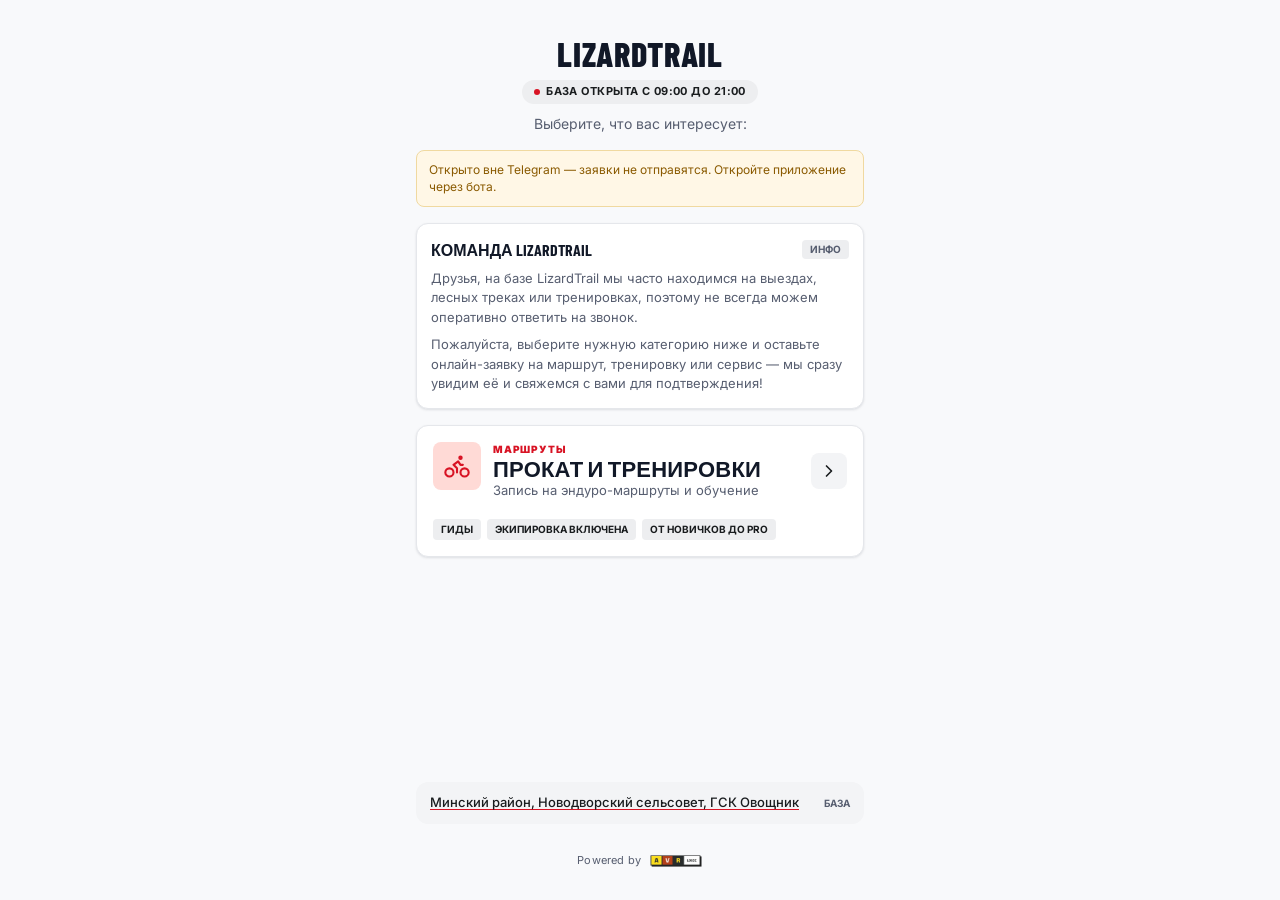
<file: webapp/index.html>
<!DOCTYPE html>
<html lang="ru">
<head>
  <meta charset="UTF-8" />
  <meta name="viewport" content="width=device-width, initial-scale=1.0, maximum-scale=1.0, user-scalable=no, viewport-fit=cover" />
  <title>LizardTrail — Выбор услуги</title>

  <link rel="preconnect" href="https://fonts.googleapis.com" />
  <link rel="preconnect" href="https://fonts.gstatic.com" crossorigin />
  <link href="https://fonts.googleapis.com/css2?family=Barlow+Condensed:wght@600;700;800&family=Inter:wght@400;500;600;700&display=swap" rel="stylesheet" />
  <link rel="stylesheet" href="css/style.css" />
</head>
<body>

  <!-- Заставка при загрузке Mini App -->
  <div class="lt-loader" id="lt-loader">
    <img class="lt-loader__logo" src="img/logo.webp" alt="LizardTrail" />
    <img class="lt-loader__wheel" src="img/wheel.svg" alt="" />
    <div class="lt-loader__powered">
      <span>Powered by</span>
      <a class="js-ext-link" href="https://avr-logic.by/" aria-label="AVR Logic"><img src="img/avr-logic.webp" alt="AVR Logic" /></a>
    </div>
  </div>
  <div class="screen">

    <!-- Header -->
    <header class="header">
      <div class="logo">LizardTrail</div>
      <div class="badge"><span class="dot"></span> База открыта с 09:00 до 21:00</div>
      <p class="subtitle">Выберите, что вас интересует:</p>
    </header>

    <!-- Баннер, если открыто вне Telegram -->
    <div class="notice" id="notice">
      Открыто вне Telegram — заявки не отправятся. Откройте приложение через бота.
    </div>

    <!-- Инфо от команды -->
    <section class="team-info">
      <div class="team-info__head">
        <span class="title">Команда LizardTrail</span>
        <span class="info-tag">Инфо</span>
      </div>
      <p>
        Друзья, на базе LizardTrail мы часто находимся на выездах, лесных треках или
        тренировках, поэтому не всегда можем оперативно ответить на звонок.
      </p>
      <p>
        Пожалуйста, выберите нужную категорию ниже и оставьте онлайн-заявку на маршрут,
        тренировку или сервис — мы сразу увидим её и свяжемся с вами для подтверждения!
      </p>
    </section>

    <!-- Карточки выбора -->
    <main class="cards">
      <a class="card" href="booking/training.html" id="card-training">
        <div class="card__top">
          <div class="card__body">
            <span class="card__icon" aria-hidden="true">
              <svg viewBox="0 0 24 24" fill="none" stroke="currentColor" stroke-width="1.8" stroke-linecap="round" stroke-linejoin="round">
                <circle cx="5.5" cy="17.5" r="3.5" />
                <circle cx="18.5" cy="17.5" r="3.5" />
                <path d="M15 6a1 1 0 1 0 0-2 1 1 0 0 0 0 2z" />
                <path d="M12 17.5V14l-3-3 4-3 2 3h2" />
              </svg>
            </span>
            <div>
              <div class="card__eyebrow">Маршруты</div>
              <div class="card__title">Прокат и Тренировки</div>
              <div class="card__text">Запись на эндуро-маршруты и обучение</div>
            </div>
          </div>
          <span class="card__arrow" aria-hidden="true">
            <svg viewBox="0 0 24 24" fill="none" stroke="currentColor" stroke-width="2" stroke-linecap="round" stroke-linejoin="round"><path d="M9 6l6 6-6 6" /></svg>
          </span>
        </div>
        <div class="card__tags">
          <span class="chip">Гиды</span>
          <span class="chip">Экипировка включена</span>
          <span class="chip">От новичков до PRO</span>
        </div>
      </a>
    </main>

    <!-- Footer -->
    <footer class="footer">
      <div class="contact-box">
        <div class="contact-row">
          <a class="value value--addr js-ext-link" id="addr-link" href="https://yandex.by/maps/-/CXqGaTpQ">Минский район, Новодворский сельсовет, ГСК Овощник</a>
          <span class="label">База</span>
        </div>
      </div>
      <div class="powered">
        <span>Powered by</span>
        <a class="js-ext-link" href="https://avr-logic.by/" aria-label="AVR Logic"><img src="img/avr-logic.webp" alt="AVR Logic" /></a>
      </div>
    </footer>

  </div>

  <script src="https://telegram.org/js/telegram-web-app.js"></script>
  <script src="js/config.js"></script>
  <script src="js/telegram.js"></script>
  <script>
    LT.init();

    // Gateway: если менеджер — сразу в админку.
    if (LT.isInTelegram() && LT.initData()) {
      LT.checkRole().then((me) => {
        if (me && me.is_manager) location.replace('admin.html');
        else LT.hideLoader();
      });
    } else {
      if (!LT.isInTelegram()) document.getElementById('notice').classList.add('is-visible');
      LT.hideLoader();
    }
  </script>
</body>
</html>
</file>
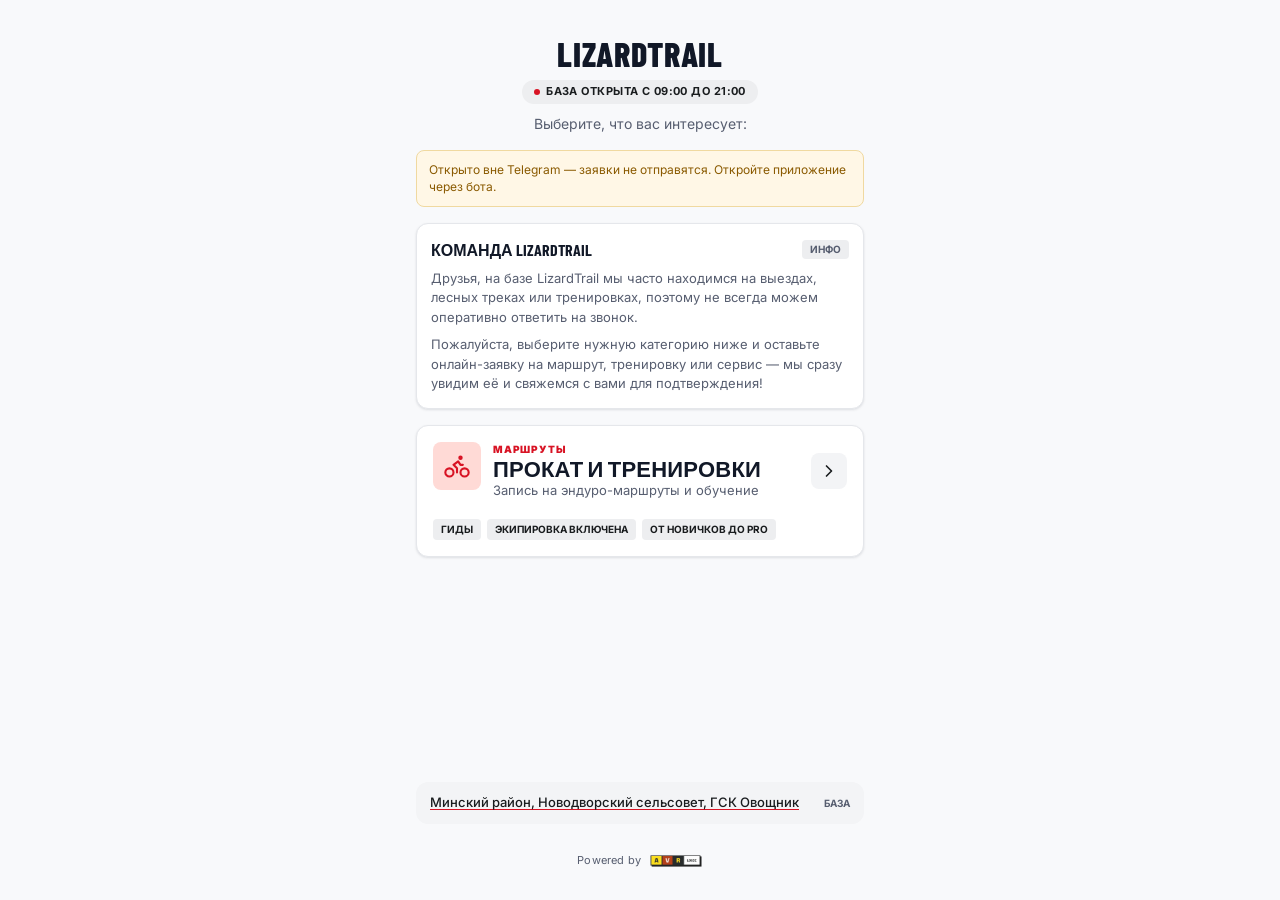
<file: webapp/admin.html>
<!DOCTYPE html>
<html lang="ru">
<head>
  <meta charset="UTF-8" />
  <meta name="viewport" content="width=device-width, initial-scale=1.0, maximum-scale=1.0, user-scalable=no, viewport-fit=cover" />
  <title>LizardTrail — Админ-панель</title>

  <link rel="preconnect" href="https://fonts.googleapis.com" />
  <link rel="preconnect" href="https://fonts.gstatic.com" crossorigin />
  <link href="https://fonts.googleapis.com/css2?family=Barlow+Condensed:wght@600;700;800&family=Inter:wght@400;500;600;700&display=swap" rel="stylesheet" />
  <link rel="stylesheet" href="css/style.css" />
  <link rel="stylesheet" href="css/admin.css" />
</head>
<body>

  <!-- Заставка при загрузке Mini App -->
  <div class="lt-loader" id="lt-loader">
    <img class="lt-loader__logo" src="img/logo.webp" alt="LizardTrail" />
    <img class="lt-loader__wheel" src="img/wheel.svg" alt="" />
    <div class="lt-loader__powered">
      <span>Powered by</span>
      <a class="js-ext-link" href="https://avr-logic.by/" aria-label="AVR Logic"><img src="img/avr-logic.webp" alt="AVR Logic" /></a>
    </div>
  </div>

  <div class="admin-shell">

    <!-- ===== Вкладка «Календарь» ===== -->
    <div id="tab-calendar">
      <div class="toolbar">
        <div class="toolbar__row">
          <div class="toolbar__controls">
            <button class="btn btn--square" id="prev" type="button" aria-label="Назад">‹</button>
            <button class="btn btn--square" id="next" type="button" aria-label="Вперёд">›</button>
          </div>
          <span class="toolbar__range" id="range">…</span>
          <div class="toolbar__controls">
            <button class="btn" id="today" type="button">Сегодня</button>
          </div>
        </div>
        <div class="toolbar__row">
          <div class="view-switch" id="view-switch">
            <button type="button" data-mode="1">1д</button>
            <button type="button" data-mode="3">3 дня</button>
            <button type="button" data-mode="7" class="is-active">7д</button>
          </div>
          <span class="muted" id="stats">—</span>
        </div>
      </div>

      <div id="cal-head" class="cal__head"></div>
      <div id="cal-body" class="cal__body"></div>
    </div>

    <!-- ===== Вкладка «Клиенты» ===== -->
    <div id="tab-clients" style="display:none">
      <div class="sub-tabs">
        <button class="sub-tab is-active" type="button" data-sub="clients">Клиенты</button>
        <button class="sub-tab" type="button" data-sub="service">Сервис (ремонт)</button>
      </div>

      <!-- Книга клиентов -->
      <div id="view-clients">
        <div class="clients-head">
          <input id="client-search" type="text" placeholder="Поиск по имени или телефону" />
          <button class="fab-add" id="add-client" type="button" aria-label="Добавить клиента">+</button>
        </div>
        <div id="clients-list"></div>
      </div>

      <!-- Сервис (ремонт) — канбан -->
      <div id="view-service" style="display:none">
        <div class="svc-head">
          <div>
            <h1>Сервис</h1>
            <div class="sub">Ремонт и ТО мотопарка</div>
          </div>
          <div class="svc-head__actions">
            <span class="sub">Свайп колонок →</span>
            <button class="fab-add" id="add-service-request" type="button" aria-label="Добавить заявку">+</button>
          </div>
        </div>
        <div class="board" id="board"></div>
      </div>
    </div>

    <!-- ===== Вкладка «Настройки» ===== -->
    <div id="tab-settings" style="display:none">
      <div class="settings">
        <div>
          <div class="settings__title">Настройки</div>
          <div class="settings__sub">Управление тарифами и правами администраторов</div>
        </div>

        <div class="settings__tabs">
          <button class="settings__tab is-active" type="button" data-subtab="services">Услуги</button>
          <button class="settings__tab" type="button" data-subtab="staff">Сотрудники</button>
          <button class="settings__tab" type="button" data-subtab="notifications">Уведомления</button>
        </div>

        <!-- Услуги -->
        <div id="view-services">
          <button class="btn" id="add-service" type="button" style="width:100%">+ Добавить услугу</button>
          <div id="services-list" style="display:flex;flex-direction:column;gap:10px"></div>
        </div>

        <!-- Сотрудники (owner only) -->
        <div id="view-staff" style="display:none">
          <div class="sec">
            <div class="sec__title"><span>Добавить доступ</span></div>
            <div class="field">
              <span class="field__label">Telegram ID</span>
              <input id="staff-id" type="text" inputmode="numeric" placeholder="Например, 184920412" />
            </div>
            <div class="field">
              <span class="field__label">Имя сотрудника</span>
              <input id="staff-name" type="text" placeholder="Имя" />
            </div>
            <div class="field">
              <span class="field__label">Роль</span>
              <select id="staff-role">
                <option value="Manager">Manager</option>
                <option value="Owner">Owner</option>
              </select>
            </div>
            <button class="primary-btn" id="add-staff" type="button">Выдать доступ</button>
          </div>
          <div id="staff-list" style="display:flex;flex-direction:column;gap:10px"></div>
        </div>

        <!-- Уведомления (owner only) -->
        <div id="view-notifications" style="display:none">
          <div class="sec">
            <div class="sec__title"><span>Добавить получателя</span></div>
            <div class="field">
              <span class="field__label">Telegram ID</span>
              <input id="notif-id" type="text" inputmode="numeric" placeholder="Например, 184920412" />
            </div>
            <div class="field">
              <span class="field__label">Имя</span>
              <input id="notif-name" type="text" placeholder="Имя" />
            </div>
            <button class="primary-btn" id="add-notif" type="button">Добавить</button>
          </div>
          <div class="muted" style="font-size:12px">Если список пуст — уведомления идут всем менеджерам.</div>
          <div id="notifications-list" style="display:flex;flex-direction:column;gap:10px"></div>
        </div>
      </div>
    </div>

  </div>

  <!-- FAB (только календарь) -->
  <button class="fab" id="fab" type="button" aria-label="Добавить">+</button>

  <!-- Bottom Tab Bar -->
  <nav class="tabbar">
    <div class="tabbar__inner">
      <button class="tab is-active" type="button" data-tab="calendar">
        <svg viewBox="0 0 24 24" fill="none" stroke="currentColor" stroke-width="2" stroke-linecap="round" stroke-linejoin="round"><rect x="3" y="4" width="18" height="18" rx="2"/><path d="M16 2v4M8 2v4M3 10h18"/></svg>
        <span>Календарь</span>
      </button>
      <button class="tab" type="button" data-tab="clients">
        <svg viewBox="0 0 24 24" fill="none" stroke="currentColor" stroke-width="2" stroke-linecap="round" stroke-linejoin="round"><path d="M16 21v-2a4 4 0 0 0-4-4H6a4 4 0 0 0-4 4v2"/><circle cx="9" cy="7" r="4"/><path d="M22 21v-2a4 4 0 0 0-3-3.87M16 3.13a4 4 0 0 1 0 7.75"/></svg>
        <span>Клиенты</span>
      </button>
      <button class="tab" type="button" data-tab="settings">
        <svg viewBox="0 0 24 24" fill="none" stroke="currentColor" stroke-width="2" stroke-linecap="round" stroke-linejoin="round"><path d="M4 21v-7M4 10V3M12 21v-9M12 8V3M20 21v-5M20 12V3M1 14h6M9 8h6M17 16h6"/></svg>
        <span>Настройки</span>
      </button>
    </div>
  </nav>

  <!-- ===== Sheet 1: запись клиента (календарь) ===== -->
  <div class="sheet-overlay" id="sheet">
    <div class="sheet">
      <div class="sheet__handle"><span></span></div>
      <div class="sheet__header">
        <button class="btn btn--ghost btn--square" id="sheet-close" type="button">←</button>
        <div class="sheet__title">
          <span class="id" id="sheet-id">Новая запись</span>
          <h2>Запись клиента</h2>
        </div>
        <button class="btn btn--ghost btn--square danger" id="sheet-delete" type="button" style="display:none">🗑</button>
      </div>

      <div class="sheet__scroll" id="sheet-scroll">
        <div class="sec">
          <div class="sec__title"><span>Дата и время</span></div>
          <div class="grid-3">
            <div class="field"><span class="field__label">Дата</span><input id="f-date" type="date" /></div>
            <div class="field"><span class="field__label">Старт <span class="required-mark">*</span></span><input id="f-start" type="time" /></div>
            <div class="field"><span class="field__label">Финиш</span><input id="f-end" type="time" /></div>
          </div>
          <div class="muted" id="f-end-hint" style="display:none">Финиш рассчитан по длительности услуги</div>
        </div>

        <div class="sec">
          <div class="sec__title"><span>Основной заказчик</span></div>
          <button class="btn pick-clients-btn" id="pick-clients" type="button">Выбрать клиента</button>
          <div class="field"><span class="field__label">Имя клиента</span><input id="f-name" type="text" placeholder="Иван" /></div>
          <div class="field"><span class="field__label">Номер телефона</span><input id="f-phone" type="tel" placeholder="+375 (29) 000-00-00" /></div>
          <div class="field">
            <span class="field__label">Количество человек</span>
            <div class="counter">
              <button class="counter__btn" type="button" id="f-count-dec" aria-label="Уменьшить">−</button>
              <div class="counter__value"><span class="counter__num" id="f-count">1</span></div>
              <button class="counter__btn" type="button" id="f-count-inc" aria-label="Увеличить">+</button>
            </div>
          </div>
        </div>

        <div class="sec">
          <div class="sec__title"><span>Услуга и оплата</span></div>
          <div class="field">
            <span class="field__label">Услуга</span>
            <select id="f-service"><option value="">— Выберите услугу —</option></select>
          </div>
          <div class="field" id="f-service-custom-wrap" style="display:none">
            <span class="field__label">Описание услуги <span class="required-mark">* Обязательно</span></span>
            <input id="f-service-custom" type="text" placeholder="Например, корпоратив 5 заездов" />
          </div>
          <div class="field" id="f-color-wrap" style="display:none">
            <span class="field__label">Цвет события</span>
            <div class="color-picker" id="f-color">
              <button type="button" class="swatch is-active" data-color="#D81324" data-label="Внимание (корп)"><span style="background:#D81324"></span></button>
              <button type="button" class="swatch" data-color="#FF8C00" data-label="Поля + Гена"><span style="background:#FF8C00"></span></button>
              <button type="button" class="swatch" data-color="#FFB3AD" data-label="Поля"><span style="background:#FFB3AD"></span></button>
            </div>
            <span class="muted" id="f-color-label">Внимание (корп)</span>
          </div>
          <div class="field"><span class="field__label">Итого к оплате</span><input id="f-cost" type="text" inputmode="numeric" placeholder="0" /></div>
        </div>

        <div class="sec">
          <div class="sec__title">
            <span>Участники группы</span>
            <button class="btn" id="add-participant" type="button">+ Добавить</button>
          </div>
          <div id="participants-list"></div>
        </div>

        <div class="sec">
          <div class="sec__title"><span>Дополнительно</span></div>
          <div class="field">
            <span class="field__label">Комментарий администратора <span class="required-mark" id="f-comment-req" style="display:none">* Обязательно</span></span>
            <textarea id="f-comment" rows="2" placeholder="Экипировка, детали..."></textarea>
          </div>
          <div class="switch-row">
            <div><div class="txt">Предоплата</div><div class="sub">Если включена — комментарий обязателен</div></div>
            <label class="switch"><input type="checkbox" id="f-prepaid" /><span class="track"></span><span class="knob"></span></label>
          </div>
          <div id="f-status-wrap" style="display:none">
            <div class="switch-row">
              <div><div class="txt danger">Отменить бронирование</div><div class="sub">Перевести слот в архив</div></div>
              <label class="switch"><input type="checkbox" id="f-cancelled" /><span class="track"></span><span class="knob"></span></label>
            </div>
          </div>
        </div>

        <div class="toast" id="sheet-error"></div>
      </div>

      <div class="sheet__footer">
        <button class="primary-btn" id="sheet-save" type="button">Сохранить запись</button>
        <button class="btn btn--ghost" id="sheet-cancel" type="button" style="width:100%">Закрыть без изменений</button>
      </div>
    </div>
  </div>

  <!-- ===== Sheet 2: сервисная заявка (канбан) ===== -->
  <div class="sheet-overlay" id="service-sheet">
    <div class="sheet">
      <div class="sheet__handle"><span></span></div>
      <div class="sheet__header">
        <button class="btn btn--ghost btn--square" id="service-sheet-close" type="button">←</button>
        <div class="sheet__title"><span class="id" id="service-sheet-id">Заявка</span><h2>Сервисная заявка</h2></div>
        <span style="width:34px"></span>
      </div>
      <div class="sheet__scroll">
        <div class="sec">
          <div class="sec__title"><span>Техника</span></div>
          <div class="field"><span class="field__label">Марка и модель</span><input id="s-bike" type="text" placeholder="KTM EXC 300" /></div>
          <div class="field"><span class="field__label">Суть проблемы</span><textarea id="s-problem" rows="3" placeholder="Опишите проблему"></textarea></div>
        </div>
        <div class="sec">
          <div class="sec__title"><span>Клиент</span></div>
          <div class="grid-2">
            <div class="field"><span class="field__label">Имя</span><input id="s-name" type="text" /></div>
            <div class="field"><span class="field__label">Телефон</span><input id="s-phone" type="tel" /></div>
          </div>
          <div class="field"><span class="field__label">Желаемая дата</span><input id="s-desired" type="date" /></div>
        </div>
        <div class="sec">
          <div class="sec__title"><span>Статус и оплата</span></div>
          <div class="field">
            <span class="field__label">Статус ремонта</span>
            <select id="s-status">
              <option>Новые</option>
              <option>Ждет запчасти</option>
              <option>В работе</option>
              <option>Готов к выдаче</option>
              <option>Завершено</option>
            </select>
          </div>
          <div class="field"><span class="field__label">Итоговая стоимость</span><input id="s-cost" type="text" inputmode="numeric" placeholder="0" /></div>
          <div class="field"><span class="field__label">Комментарий механика</span><textarea id="s-mech" rows="2" placeholder="Запчасти, работы..."></textarea></div>
        </div>
        <div class="toast" id="service-sheet-error"></div>
      </div>
      <div class="sheet__footer">
        <button class="primary-btn" id="service-sheet-save" type="button">Сохранить</button>
        <button class="btn btn--ghost" id="service-sheet-cancel" type="button" style="width:100%">Закрыть</button>
      </div>
    </div>
  </div>

  <!-- ===== Sheet 3: услуга (настройки) ===== -->
  <div class="sheet-overlay" id="service-form-sheet">
    <div class="sheet">
      <div class="sheet__handle"><span></span></div>
      <div class="sheet__header">
        <button class="btn btn--ghost btn--square" id="service-form-close" type="button">←</button>
        <div class="sheet__title"><span class="id" id="service-form-id">Новая услуга</span><h2>Услуга</h2></div>
        <span style="width:34px"></span>
      </div>
      <div class="sheet__scroll">
        <div class="sec">
          <div class="grid-2">
            <div class="field"><span class="field__label">Категория</span><input id="c-category" type="text" placeholder="Тур / Прокат / Сервис" /></div>
            <div class="field"><span class="field__label">Название</span><input id="c-name" type="text" placeholder="Эндуро-тур" /></div>
          </div>
          <div class="grid-2">
            <div class="field"><span class="field__label">Длительность (мин)</span><input id="c-duration" type="text" inputmode="numeric" placeholder="120" /></div>
            <div class="field"><span class="field__label">Базовая цена</span><input id="c-price" type="text" inputmode="numeric" placeholder="5000" /></div>
          </div>
          <div class="field"><span class="field__label">Цвет</span><input id="c-color" type="color" value="#D81324" /></div>
        </div>
        <div class="toast" id="service-form-error"></div>
      </div>
      <div class="sheet__footer">
        <button class="primary-btn" id="service-form-save" type="button">Сохранить услугу</button>
        <button class="btn btn--ghost" id="service-form-cancel" type="button" style="width:100%">Закрыть</button>
      </div>
    </div>
  </div>

  <!-- ===== Sheet 4: клиент (книга клиентов) ===== -->
  <div class="sheet-overlay" id="client-sheet">
    <div class="sheet">
      <div class="sheet__handle"><span></span></div>
      <div class="sheet__header">
        <button class="btn btn--ghost btn--square" id="client-sheet-close" type="button">←</button>
        <div class="sheet__title"><span class="id" id="client-sheet-id">Клиент</span><h2>Карточка клиента</h2></div>
        <button class="btn btn--ghost btn--square danger" id="client-sheet-delete" type="button" style="display:none">🗑</button>
      </div>
      <div class="sheet__scroll">
        <div class="sec">
          <div class="sec__title"><span>Данные клиента</span></div>
          <div class="field"><span class="field__label">Имя</span><input id="cl-name" type="text" placeholder="Иван" /></div>
          <div class="field"><span class="field__label">Телефон</span><input id="cl-phone" type="tel" placeholder="+375 (29) 000-00-00" /></div>
          <div class="field"><span class="field__label">Username</span><input id="cl-username" type="text" placeholder="@username" /></div>
          <div class="field"><span class="field__label">Описание</span><textarea id="cl-description" rows="2" placeholder="Предпочтения, комментарий..."></textarea></div>
          <div class="switch-row">
            <div><div class="txt danger">Заблокирован (is_black_list)</div><div class="sub">Запрет на создание событий</div></div>
            <label class="switch"><input type="checkbox" id="cl-blacklisted" /><span class="track"></span><span class="knob"></span></label>
          </div>
        </div>
        <div class="sec" id="cl-history-sec" style="display:none">
          <div class="sec__title"><span>История маршрутов</span></div>
          <div id="cl-history"></div>
        </div>
        <div class="toast" id="client-sheet-error"></div>
      </div>
      <div class="sheet__footer">
        <button class="primary-btn" id="client-sheet-save" type="button">Сохранить</button>
        <button class="btn btn--ghost" id="client-sheet-cancel" type="button" style="width:100%">Закрыть</button>
      </div>
    </div>
  </div>

  <!-- ===== Полноэкранный попап: выбор клиентов ===== -->
  <div class="sheet-overlay picker-overlay" id="client-picker">
    <div class="sheet picker">
      <div class="sheet__handle"><span></span></div>
      <div class="sheet__header">
        <button class="btn btn--ghost btn--square" id="picker-close" type="button">←</button>
        <div class="sheet__title"><h2>Выбрать клиентов</h2></div>
        <button class="btn picker-done" id="picker-done" type="button">Готово</button>
      </div>
      <div class="picker__search">
        <input id="picker-search" type="text" placeholder="Поиск по имени или телефону" />
      </div>
      <div class="sheet__scroll">
        <div id="picker-list" class="clients-check picker-list"></div>
      </div>
    </div>
  </div>

  <!-- ===== Попап: клиент заблокирован ===== -->
  <div class="overlay" id="banned-popup">
    <div class="modal">
      <div class="modal__icon" style="background:#111827">🚫</div>
      <div class="modal__title">Клиент заблокирован</div>
      <div class="modal__text">Нельзя создать событие с человеком, у которого есть бан.</div>
      <div class="banned-info" id="banned-info"></div>
      <button class="primary-btn" id="banned-close" type="button">Понятно</button>
    </div>
  </div>

  <!-- ===== Попап: клиент не найден в Telegram (Viber/WhatsApp) ===== -->
  <div class="overlay" id="manual-notify-popup">
    <div class="modal">
      <div class="modal__icon" style="background:#111827">💬</div>
      <div class="modal__title">Клиент не найден в Telegram</div>
      <div class="modal__text">Подтверждение записи сохранено в буфер обмена. Отправьте его клиенту вручную через мессенджер.</div>
      <div class="manual-notify__actions">
        <button class="btn-viber" id="open-viber" type="button">Отправить в Viber</button>
        <button class="btn-whatsapp" id="open-whatsapp" type="button">Отправить в WhatsApp</button>
        <button class="btn-outline" id="manual-notify-close" type="button">Закрыть / Отправил</button>
      </div>
    </div>
  </div>

  <!-- Тосты -->
  <div class="saved-toast" id="saved-toast">Сохранено</div>

  <script src="https://telegram.org/js/telegram-web-app.js"></script>
  <script src="js/config.js"></script>
  <script src="js/telegram.js"></script>
  <script src="js/admin.js"></script>
</body>
</html>
</file>
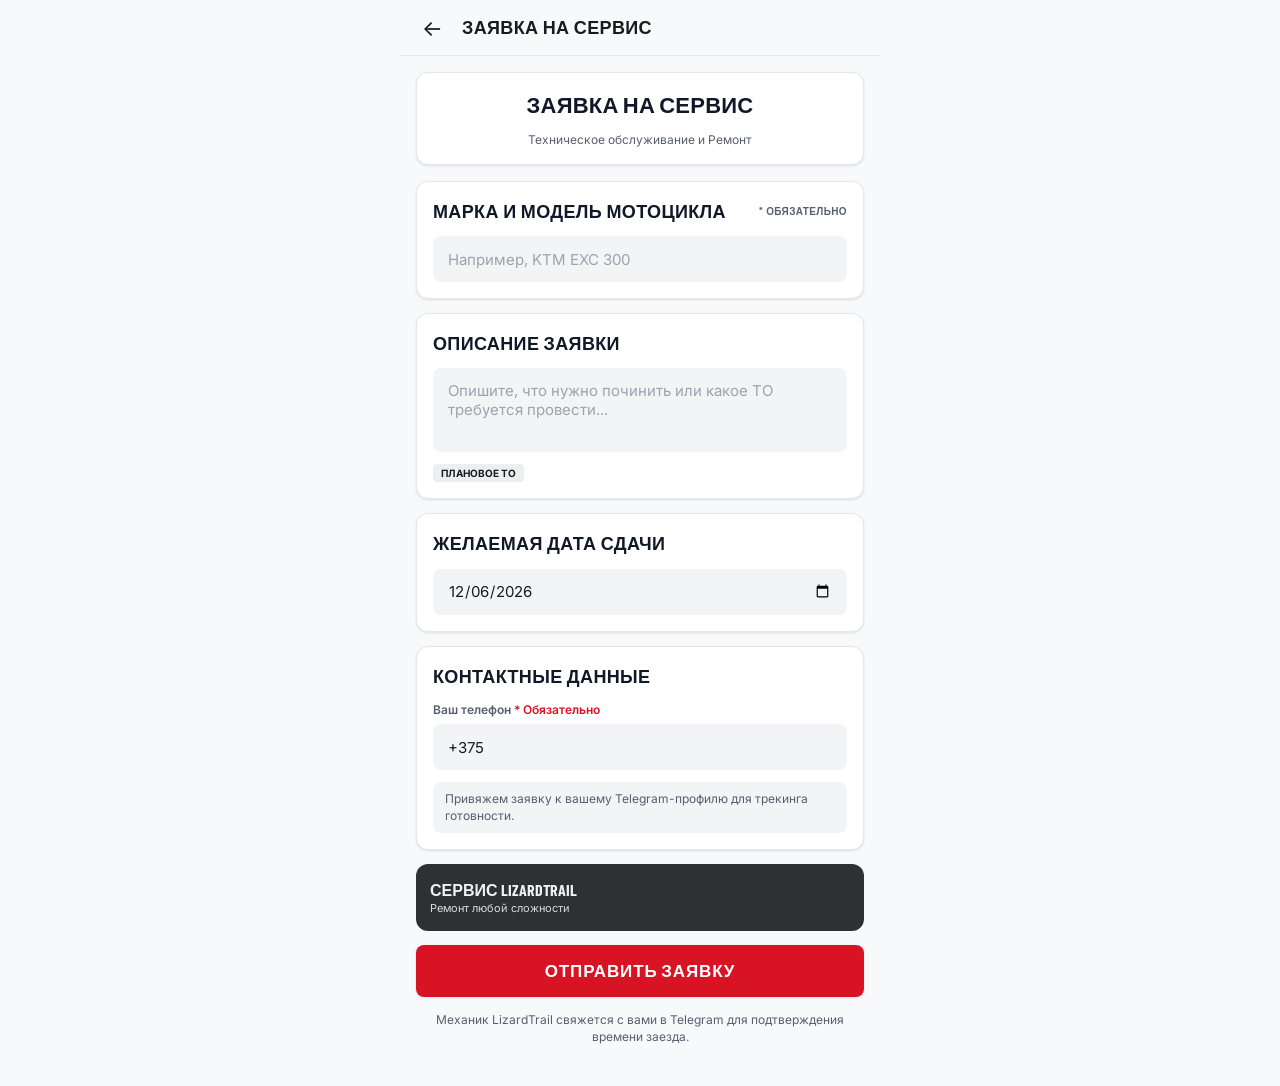
<file: webapp/booking/service.html>
<!DOCTYPE html>
<html lang="ru">
<head>
  <meta charset="UTF-8" />
  <meta name="viewport" content="width=device-width, initial-scale=1.0, maximum-scale=1.0, user-scalable=no, viewport-fit=cover" />
  <title>LizardTrail — Заявка на сервис</title>

  <link rel="preconnect" href="https://fonts.googleapis.com" />
  <link rel="preconnect" href="https://fonts.gstatic.com" crossorigin />
  <link href="https://fonts.googleapis.com/css2?family=Barlow+Condensed:wght@600;700;800&family=Inter:wght@400;500;600;700&display=swap" rel="stylesheet" />
  <link rel="stylesheet" href="../css/style.css" />
</head>
<body>

  <!-- Заставка при загрузке Mini App -->
  <div class="lt-loader" id="lt-loader">
    <img class="lt-loader__logo" src="../img/logo.webp" alt="LizardTrail" />
    <img class="lt-loader__wheel" src="../img/wheel.svg" alt="" />
    <div class="lt-loader__powered">
      <span>Powered by</span>
      <a class="js-ext-link" href="https://avr-logic.by/" aria-label="AVR Logic"><img src="../img/avr-logic.webp" alt="AVR Logic" /></a>
    </div>
  </div>

  <div class="screen">

    <!-- App bar -->
    <header class="appbar">
      <button class="icon-btn" type="button" onclick="history.back()" aria-label="Назад">←</button>
      <span class="appbar__title">Заявка на сервис</span>
    </header>

    <div class="intro card">
      <div class="intro__title">
        <h1>Заявка на сервис</h1>
      </div>
      <p>Техническое обслуживание и Ремонт</p>
    </div>

    <form class="form" id="form" novalidate>
      <!-- Мотоцикл -->
      <div class="card block">
        <div class="block__label">
          <span>Марка и модель мотоцикла</span>
          <span class="hint">* Обязательно</span>
        </div>
        <div class="field">
          <input id="bike" type="text" placeholder="Например, KTM EXC 300" />
        </div>
      </div>

      <!-- Описание заявки -->
      <div class="card block">
        <div class="block__label"><span>Описание заявки</span></div>
        <div class="field">
          <textarea id="problem" rows="3" placeholder="Опишите, что нужно починить или какое ТО требуется провести..."></textarea>
        </div>
        <div class="quick">
          <button class="chip" type="button" data-issue="Плановое ТО (масла, фильтры)">Плановое ТО</button>
        </div>
      </div>

      <!-- Дата -->
      <div class="card block">
        <div class="block__label"><span>Желаемая дата сдачи</span></div>
        <div class="field">
          <input id="desired-date" type="date" />
        </div>
      </div>

      <!-- Телефон -->
      <div class="card block">
        <div class="block__label"><span>Контактные данные</span></div>
        <div class="field">
          <span class="field__label">Ваш телефон <span class="required-mark">* Обязательно</span></span>
          <input id="phone" type="tel" placeholder="+375 (29) 000-00-00" autocomplete="tel" />
        </div>
        <div class="inline-note">
          <span>Привяжем заявку к вашему Telegram-профилю для трекинга готовности.</span>
        </div>
      </div>

      <!-- Тёмный баннер -->
      <div class="dark-banner">
        <div>
          <div class="title">Сервис LizardTrail</div>
          <div class="sub">Ремонт любой сложности</div>
        </div>
      </div>

      <div class="toast" id="error"></div>

      <button class="primary-btn" type="submit" id="submit">Отправить заявку</button>
      <p class="note">Механик LizardTrail свяжется с вами в Telegram для подтверждения времени заезда.</p>
    </form>

  </div>

  <!-- Success overlay -->
  <div class="overlay" id="success-overlay">
    <div class="modal">
      <div class="modal__icon"><svg viewBox="0 0 24 24" fill="none" stroke="currentColor" stroke-width="2.5" stroke-linecap="round" stroke-linejoin="round"><path d="M5 13l4 4L19 7"/></svg></div>
      <div class="modal__title">Заявка принята!</div>
      <div class="modal__text">Механик LizardTrail свяжется с вами в Telegram для подтверждения времени заезда.</div>
      <button class="primary-btn" type="button" id="close-overlay">Понятно</button>
    </div>
  </div>

  <script src="https://telegram.org/js/telegram-web-app.js"></script>
  <script src="../js/config.js"></script>
  <script src="../js/telegram.js"></script>
  <script src="../js/service.js"></script>
</body>
</html>
</file>
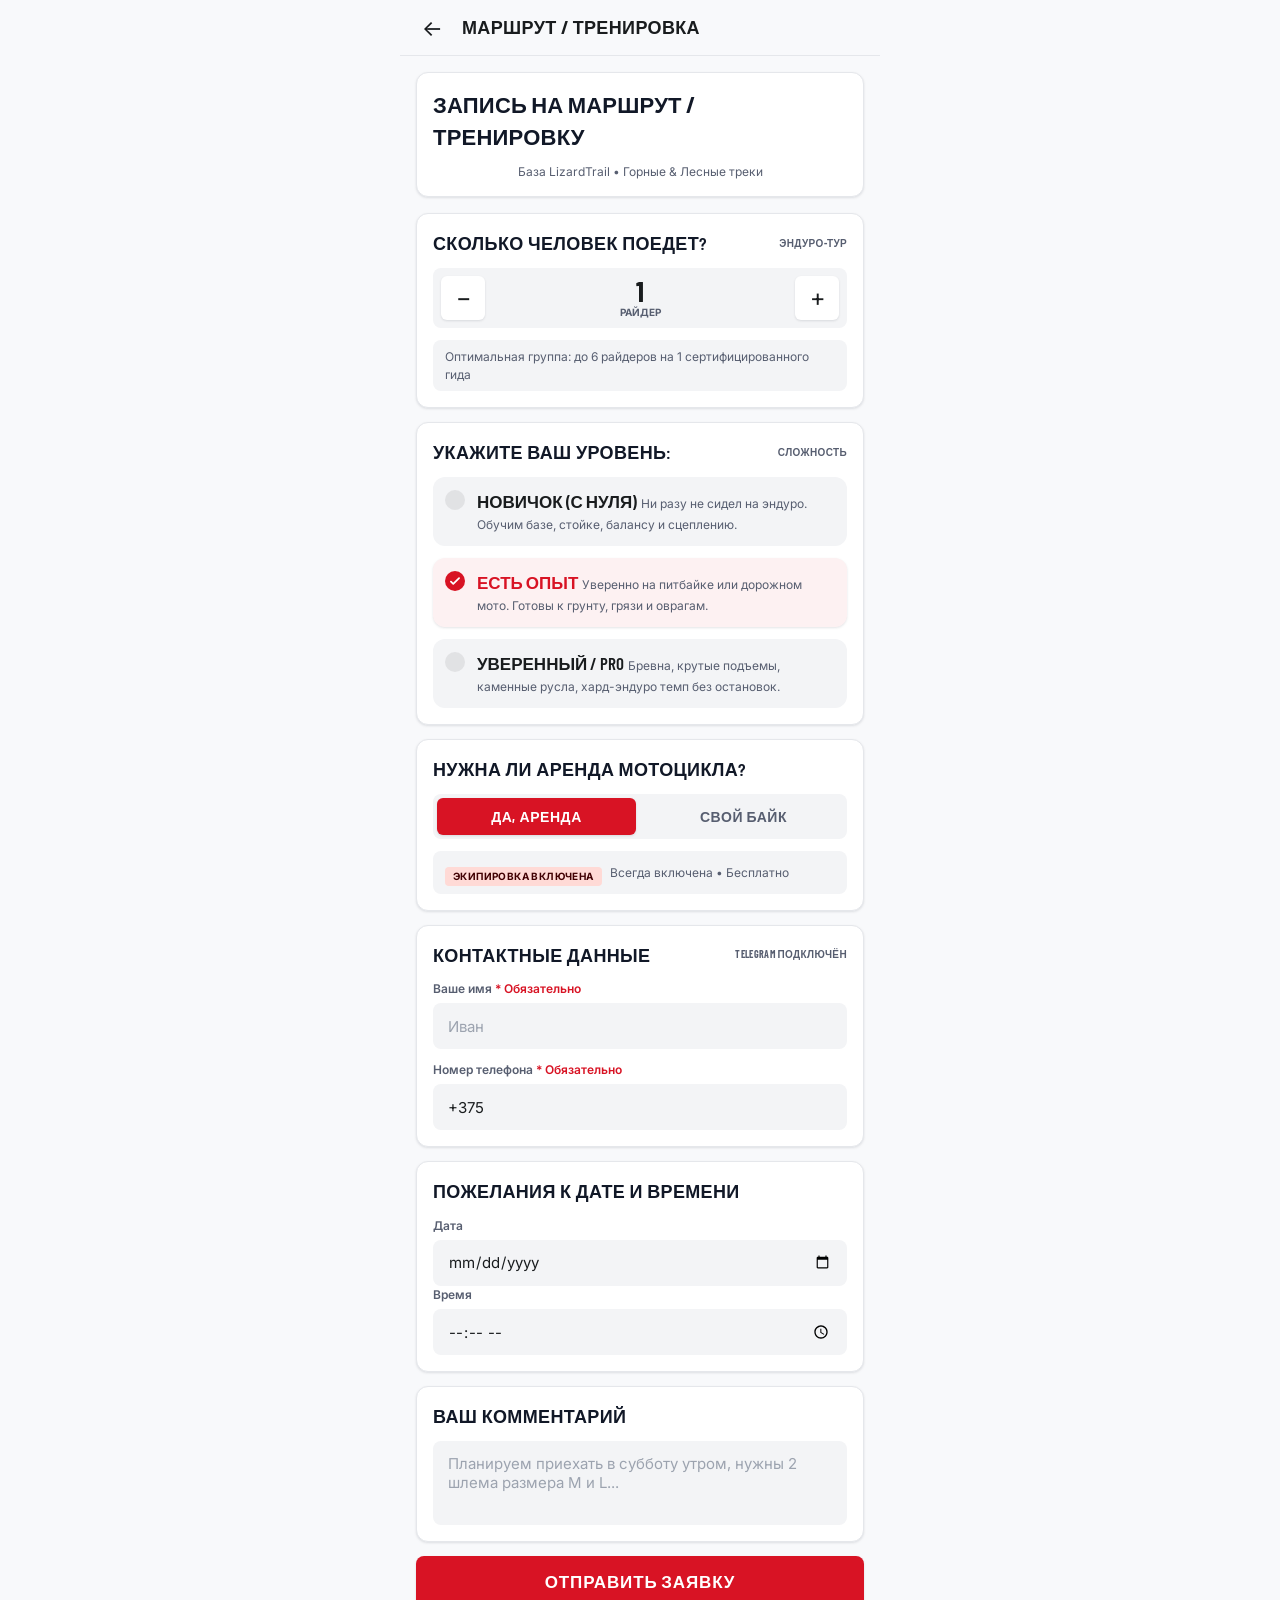
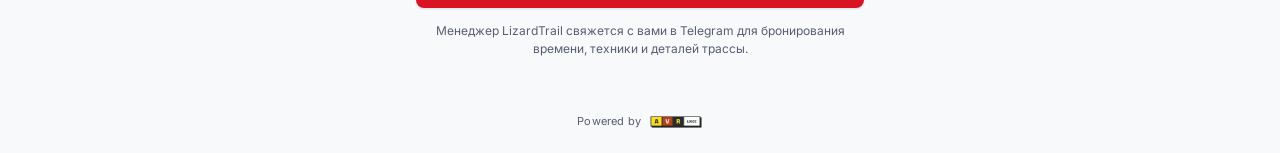
<file: webapp/booking/training.html>
<!DOCTYPE html>
<html lang="ru">
<head>
  <meta charset="UTF-8" />
  <meta name="viewport" content="width=device-width, initial-scale=1.0, maximum-scale=1.0, user-scalable=no, viewport-fit=cover" />
  <title>LizardTrail — Запись на маршрут / тренировку</title>

  <link rel="preconnect" href="https://fonts.googleapis.com" />
  <link rel="preconnect" href="https://fonts.gstatic.com" crossorigin />
  <link href="https://fonts.googleapis.com/css2?family=Barlow+Condensed:wght@600;700;800&family=Inter:wght@400;500;600;700&display=swap" rel="stylesheet" />
  <link rel="stylesheet" href="../css/style.css" />
</head>
<body>

  <!-- Заставка при загрузке Mini App -->
  <div class="lt-loader" id="lt-loader">
    <img class="lt-loader__logo" src="../img/logo.webp" alt="LizardTrail" />
    <img class="lt-loader__wheel" src="../img/wheel.svg" alt="" />
    <div class="lt-loader__powered">
      <span>Powered by</span>
      <a class="js-ext-link" href="https://avr-logic.by/" aria-label="AVR Logic"><img src="../img/avr-logic.webp" alt="AVR Logic" /></a>
    </div>
  </div>

  <div class="screen">

    <!-- App bar -->
    <header class="appbar">
      <button class="icon-btn" type="button" onclick="history.back()" aria-label="Назад">←</button>
      <span class="appbar__title">Маршрут / Тренировка</span>
    </header>

    <div class="intro card">
      <div class="intro__title">
        <h1>Запись на маршрут / тренировку</h1>
      </div>
      <p>База LizardTrail • Горные &amp; Лесные треки</p>
    </div>

    <form class="form" id="form" novalidate>
      <!-- Блок 1: Количество участников -->
      <div class="card block">
        <div class="block__label">
          <span>Сколько человек поедет?</span>
          <span class="hint">Эндуро-тур</span>
        </div>
        <div class="counter">
          <button class="counter__btn" type="button" id="dec" aria-label="Уменьшить">−</button>
          <div class="counter__value">
            <span class="counter__num" id="count">1</span>
            <span class="counter__label" id="count-label">райдер</span>
          </div>
          <button class="counter__btn" type="button" id="inc" aria-label="Увеличить">+</button>
        </div>
        <div class="inline-note">
          <span>Оптимальная группа: до 6 райдеров на 1 сертифицированного гида</span>
        </div>
      </div>

      <!-- Блок 2: Уровень катания -->
      <div class="card block">
        <div class="block__label"><span>Укажите ваш уровень:</span><span class="hint">Сложность</span></div>
        <label class="radio-card" data-level>
          <input type="radio" name="level" value="Новичок (С нуля)" />
          <span class="radio-card__indicator"><svg viewBox="0 0 24 24" fill="none" stroke="currentColor" stroke-width="3" stroke-linecap="round" stroke-linejoin="round"><path d="M5 13l4 4L19 7"/></svg></span>
          <span>
            <span class="radio-card__title">Новичок (С нуля)</span>
            <span class="radio-card__desc">Ни разу не сидел на эндуро. Обучим базе, стойке, балансу и сцеплению.</span>
          </span>
        </label>
        <label class="radio-card is-active" data-level>
          <input type="radio" name="level" value="Есть опыт" checked />
          <span class="radio-card__indicator"><svg viewBox="0 0 24 24" fill="none" stroke="currentColor" stroke-width="3" stroke-linecap="round" stroke-linejoin="round"><path d="M5 13l4 4L19 7"/></svg></span>
          <span>
            <span class="radio-card__title">Есть опыт</span>
            <span class="radio-card__desc">Уверенно на питбайке или дорожном мото. Готовы к грунту, грязи и оврагам.</span>
          </span>
        </label>
        <label class="radio-card" data-level>
          <input type="radio" name="level" value="Уверенный / PRO" />
          <span class="radio-card__indicator"><svg viewBox="0 0 24 24" fill="none" stroke="currentColor" stroke-width="3" stroke-linecap="round" stroke-linejoin="round"><path d="M5 13l4 4L19 7"/></svg></span>
          <span>
            <span class="radio-card__title">Уверенный / PRO</span>
            <span class="radio-card__desc">Бревна, крутые подъемы, каменные русла, хард-эндуро темп без остановок.</span>
          </span>
        </label>
      </div>

      <!-- Блок 3: Аренда техники -->
      <div class="card block">
        <div class="block__label"><span>Нужна ли аренда мотоцикла?</span></div>
        <div class="segmented">
          <button class="seg is-active" type="button" id="rent-yes">Да, аренда</button>
          <button class="seg" type="button" id="rent-no">Свой байк</button>
        </div>
        <div class="inline-note">
          <span class="badge">Экипировка включена</span>
          <span>Всегда включена • Бесплатно</span>
        </div>
      </div>

      <!-- Блок 4: Контакты -->
      <div class="card block">
        <div class="block__label">
          <span>Контактные данные</span>
          <span class="hint">Telegram подключён</span>
        </div>
        <div class="field">
          <span class="field__label">Ваше имя <span class="required-mark">* Обязательно</span></span>
          <input id="name" type="text" placeholder="Иван" autocomplete="name" />
        </div>
        <div class="field">
          <span class="field__label">Номер телефона <span class="required-mark">* Обязательно</span></span>
          <input id="phone" type="tel" placeholder="+375 (29) 000-00-00" autocomplete="tel" />
        </div>
      </div>

      <!-- Блок 5: Пожелания к дате и времени -->
      <div class="card block">
        <div class="block__label"><span>Пожелания к дате и времени</span></div>
        <div class="grid-2">
          <div class="field">
            <span class="field__label">Дата</span>
            <input id="desired-date" type="date" />
          </div>
          <div class="field">
            <span class="field__label">Время</span>
            <input id="desired-time" type="time" />
          </div>
        </div>
      </div>

      <!-- Блок 6: Комментарий -->
      <div class="card block">
        <div class="block__label"><span>Ваш комментарий</span></div>
        <div class="field">
          <textarea id="comment" rows="3" placeholder="Планируем приехать в субботу утром, нужны 2 шлема размера M и L..."></textarea>
        </div>
      </div>

      <div class="toast" id="error"></div>

      <button class="primary-btn" type="submit" id="submit">Отправить заявку</button>
      <p class="note">Менеджер LizardTrail свяжется с вами в Telegram для бронирования времени, техники и деталей трассы.</p>
    </form>

    <div class="powered">
      <span>Powered by</span>
      <a class="js-ext-link" href="https://avr-logic.by/" aria-label="AVR Logic"><img src="../img/avr-logic.webp" alt="AVR Logic" /></a>
    </div>

  </div>

  <!-- Success overlay -->
  <div class="overlay" id="success-overlay">
    <div class="modal">
      <div class="modal__icon"><svg viewBox="0 0 24 24" fill="none" stroke="currentColor" stroke-width="2.5" stroke-linecap="round" stroke-linejoin="round"><path d="M5 13l4 4L19 7"/></svg></div>
      <div class="modal__title">Заявка принята!</div>
      <div class="modal__text">Менеджер свяжется с вами в Telegram для подтверждения времени и техники.</div>
      <button class="primary-btn" type="button" id="close-overlay">Понятно</button>
    </div>
  </div>

  <script src="https://telegram.org/js/telegram-web-app.js"></script>
  <script src="../js/config.js"></script>
  <script src="../js/telegram.js"></script>
  <script src="../js/training.js"></script>
</body>
</html>
</file>
<file: webapp/css/style.css>
/* ============================================================
   LizardTrail — дизайн-система (токены из Stitch DESIGN.md)
   ============================================================ */

:root {
  /* Цвета */
  --red: #D81324;              /* primary-container / CTA */
  --red-dark: #B90E1D;         /* hover/active */
  --ink: #111827;              /* заголовки, иконки */
  --on-surface: #191c1e;       /* основной текст */
  --surface: #F8F9FB;          /* фон страницы */
  --surface-low: #F3F4F6;      /* фон блоков/инпутов */
  --white: #FFFFFF;            /* карточки */
  --border: #E5E7EB;           /* hairline-границы */
  --secondary: #575E70;        /* серый текст */

  /* Типографика */
  --font-head: 'Barlow Condensed', sans-serif;
  --font-body: 'Inter', sans-serif;

  /* Тени */
  --shadow: 0 1px 3px rgba(17, 24, 39, 0.08), 0 1px 2px rgba(17, 24, 39, 0.04);
}

* { box-sizing: border-box; margin: 0; padding: 0; -webkit-tap-highlight-color: transparent; }

html, body {
  min-height: 100%;
  background: var(--surface);
  color: var(--on-surface);
  font-family: var(--font-body);
  font-size: 14px;
  line-height: 1.45;
}

body { display: flex; justify-content: center; align-items: flex-start; }

.screen {
  width: 100%;
  max-width: 480px;
  min-height: 100vh;
  min-height: 100dvh;
  display: flex;
  flex-direction: column;
  gap: 16px;
  padding: 16px;
}

a { color: inherit; text-decoration: none; }
button { font-family: inherit; cursor: pointer; }

/* ---------- Header (Экран 0) ---------- */
.header { text-align: center; padding-top: 20px; }

.logo {
  font-family: var(--font-head);
  font-size: 34px;
  font-weight: 800;
  letter-spacing: 0.02em;
  text-transform: uppercase;
  line-height: 1.05;
  color: var(--ink);
}

.badge {
  display: inline-flex;
  align-items: center;
  gap: 6px;
  margin-top: 8px;
  padding: 4px 12px;
  background: #edeef0;
  border-radius: 999px;
  font-size: 11px;
  font-weight: 700;
  letter-spacing: 0.04em;
  text-transform: uppercase;
  color: var(--on-surface);
}

.badge .dot {
  width: 6px; height: 6px;
  border-radius: 50%;
  background: var(--red);
  animation: pulse 1.6s infinite;
}

@keyframes pulse { 50% { opacity: 0.35; } }

.subtitle { margin-top: 10px; color: var(--secondary); font-size: 14px; }

/* ---------- Status banner ---------- */
.status-banner {
  display: flex;
  align-items: center;
  justify-content: space-between;
  gap: 8px;
  background: var(--surface-low);
  border-radius: 12px;
  padding: 10px 14px;
  box-shadow: var(--shadow);
}

.status-banner .left { display: flex; align-items: center; gap: 8px; min-width: 0; }
.status-banner .live { display: flex; align-items: center; gap: 8px; }
.status-banner .live-dot {
  width: 8px; height: 8px; border-radius: 50%;
  background: #16a34a;
  box-shadow: 0 0 0 3px rgba(22, 163, 74, 0.2);
}
.status-banner .text { font-size: 13px; font-weight: 600; color: var(--on-surface); }
.status-banner .tag {
  font-size: 10px; font-weight: 700; text-transform: uppercase;
  color: var(--secondary); background: #e1e2e4;
  padding: 3px 8px; border-radius: 4px; white-space: nowrap;
}

/* ---------- Cards (Экран 0) ---------- */
.cards { flex: 1; display: flex; flex-direction: column; gap: 14px; }

.card {
  display: flex;
  flex-direction: column;
  gap: 12px;
  background: var(--white);
  border: 1px solid var(--border);
  border-radius: 12px;
  padding: 16px;
  box-shadow: var(--shadow);
  transition: transform 0.08s ease, border-color 0.08s ease;
}
.card:active { transform: scale(0.98); border-color: var(--red); }

.card__top { display: flex; align-items: flex-start; justify-content: space-between; gap: 12px; }
.card__body { display: flex; align-items: flex-start; gap: 12px; min-width: 0; flex: 1; }

.card__icon {
  width: 48px; height: 48px;
  flex-shrink: 0;
  border-radius: 8px;
  display: flex; align-items: center; justify-content: center;
  color: var(--red);
  background: #ffdad6;
}
.card__icon svg { width: 28px; height: 28px; }

.card__eyebrow { font-size: 10px; font-weight: 900; text-transform: uppercase; letter-spacing: 0.08em; color: var(--red); }

.card__title {
  font-family: var(--font-head);
  font-size: 22px;
  font-weight: 700;
  text-transform: uppercase;
  letter-spacing: 0.01em;
  color: var(--ink);
  line-height: 1.1;
}

.card__text { font-size: 13px; color: var(--secondary); }

.card__arrow {
  width: 36px; height: 36px;
  flex-shrink: 0;
  align-self: center;
  border-radius: 8px;
  background: var(--surface-low);
  display: flex; align-items: center; justify-content: center;
  color: var(--on-surface);
}
.card__arrow svg { width: 20px; height: 20px; }

.card__tags { display: flex; flex-wrap: wrap; gap: 6px; padding-top: 8px; }
.chip {
  font-size: 10px; font-weight: 700; text-transform: uppercase;
  padding: 3px 8px; border-radius: 4px;
  background: #edeef0; color: var(--on-surface);
}

/* ---------- Footer ---------- */
.footer { display: flex; flex-direction: column; gap: 12px; padding-bottom: 8px; }

.chat-btn {
  width: 100%; height: 48px;
  background: var(--red); color: #fff;
  border: none; border-radius: 8px;
  font-family: var(--font-head); font-size: 15px; font-weight: 700;
  text-transform: uppercase; letter-spacing: 0.05em;
  display: flex; align-items: center; justify-content: center; gap: 8px;
  box-shadow: var(--shadow);
}
.chat-btn:active { background: var(--red-dark); }

.contact-box {
  background: var(--surface-low);
  border-radius: 12px;
  padding: 12px 14px;
  display: flex; flex-direction: column; gap: 8px;
  font-size: 13px;
}
.contact-row { display: flex; align-items: center; justify-content: space-between; gap: 8px; }
.contact-row .label { font-size: 10px; font-weight: 700; text-transform: uppercase; color: var(--secondary); flex-shrink: 0; }
.contact-row .value { font-weight: 500; color: var(--on-surface); }
.contact-row .value--addr { flex: 1; min-width: 0; line-height: 1.35; text-decoration: underline; text-decoration-color: var(--red); text-underline-offset: 2px; }

/* ---------- App bar (формы) ---------- */
.appbar {
  position: sticky; top: 0; z-index: 10;
  background: rgba(248, 249, 251, 0.9);
  backdrop-filter: blur(10px);
  border-bottom: 1px solid var(--border);
  display: flex; align-items: center; gap: 10px;
  height: 56px;
  padding: 0 12px;
  margin: -16px -16px 0;
}
.appbar .icon-btn {
  width: 40px; height: 40px;
  border: none; background: transparent;
  display: flex; align-items: center; justify-content: center;
  color: var(--on-surface);
  border-radius: 8px;
  font-size: 22px;
}
.appbar .icon-btn:active { color: var(--red); }
.appbar__title {
  font-family: var(--font-head); font-size: 18px; font-weight: 700;
  text-transform: uppercase; letter-spacing: 0.02em;
}

/* ---------- Intro (формы) ---------- */
.intro {
  display: flex; align-items: center; justify-content: space-between; gap: 10px;
}
.intro__title { display: flex; align-items: center; gap: 8px; }
.intro__title .step {
  font-size: 10px; font-weight: 700; text-transform: uppercase;
  background: #edeef0; color: var(--secondary); padding: 2px 6px; border-radius: 4px;
}
.intro h1 {
  font-family: var(--font-head); font-size: 22px; font-weight: 700;
  text-transform: uppercase; letter-spacing: 0.01em; color: var(--ink);
}
.intro p { font-size: 12px; color: var(--secondary); }

/* ---------- Формы ---------- */
.form { display: flex; flex-direction: column; gap: 14px; padding-bottom: 24px; }

.block { display: flex; flex-direction: column; gap: 12px; }

.block__label {
  display: flex; align-items: center; justify-content: space-between;
  font-family: var(--font-head); font-size: 18px; font-weight: 600;
  text-transform: uppercase; letter-spacing: 0.02em; color: var(--ink);
}
.block__label .hint { font-size: 10px; font-weight: 700; text-transform: uppercase; color: var(--secondary); }

/* Counter */
.counter {
  display: flex; align-items: center; justify-content: space-between;
  background: var(--surface-low); border-radius: 8px; padding: 8px;
}
.counter__btn {
  width: 44px; height: 44px;
  border: none; border-radius: 6px;
  background: var(--white); color: var(--on-surface);
  font-size: 24px; line-height: 1;
  display: flex; align-items: center; justify-content: center;
  box-shadow: var(--shadow);
}
.counter__btn:active { color: var(--red); transform: scale(0.95); }
.counter__value { display: flex; flex-direction: column; align-items: center; }
.counter__num { font-family: var(--font-head); font-size: 28px; font-weight: 700; line-height: 1; }
.counter__label { font-size: 10px; font-weight: 700; text-transform: uppercase; color: var(--secondary); }

/* Radio cards (уровень) */
.radio-card {
  display: flex; align-items: flex-start; gap: 12px;
  padding: 12px;
  border-radius: 12px;
  background: var(--surface-low);
  cursor: pointer;
  transition: background 0.1s ease, box-shadow 0.1s ease;
}
.radio-card input { display: none; }
.radio-card__indicator {
  width: 20px; height: 20px; flex-shrink: 0;
  margin-top: 1px;
  border-radius: 50%;
  background: #e1e2e4;
  display: flex; align-items: center; justify-content: center;
  color: #fff;
}
.radio-card__indicator svg { width: 14px; height: 14px; opacity: 0; }
.radio-card__title { font-family: var(--font-head); font-size: 17px; font-weight: 600; text-transform: uppercase; }
.radio-card__desc { font-size: 12px; color: var(--secondary); margin-top: 2px; }
.radio-card.is-active {
  background: rgba(216, 19, 36, 0.06);
  box-shadow: var(--shadow);
}
.radio-card.is-active .radio-card__title { color: var(--red); }
.radio-card.is-active .radio-card__indicator { background: var(--red); }
.radio-card.is-active .radio-card__indicator svg { opacity: 1; }

/* Segmented (аренда) */
.segmented {
  display: grid; grid-template-columns: 1fr 1fr; gap: 8px;
  background: var(--surface-low); padding: 4px; border-radius: 8px;
}
.seg {
  border: none; border-radius: 6px;
  padding: 10px;
  background: transparent; color: var(--secondary);
  font-family: var(--font-head); font-size: 14px; font-weight: 700;
  text-transform: uppercase; letter-spacing: 0.04em;
  display: flex; align-items: center; justify-content: center; gap: 6px;
}
.seg.is-active { background: var(--red); color: #fff; box-shadow: var(--shadow); }

/* Inputs */
.field { display: flex; flex-direction: column; gap: 6px; }
.field__label { font-size: 12px; font-weight: 600; color: var(--secondary); }
.field input, .field textarea {
  width: 100%;
  background: var(--surface-low);
  border: 1.5px solid transparent;
  border-radius: 8px;
  padding: 12px 14px;
  font-family: var(--font-body); font-size: 15px;
  color: var(--on-surface);
  outline: none;
  transition: border-color 0.1s ease, background 0.1s ease;
}
.field input { height: 46px; }
.field input:focus, .field textarea:focus {
  border-color: var(--red);
  background: var(--white);
}
.field input::placeholder, .field textarea::placeholder { color: #9ca3af; }
.field textarea { resize: none; min-height: 84px; }

/* Quick chips (теги) */
.quick { display: flex; flex-wrap: wrap; gap: 6px; }
.quick .chip { cursor: pointer; border: none; }
.quick .chip:active { background: var(--red); color: #fff; }

/* Primary CTA */
.primary-btn {
  width: 100%; height: 52px;
  border: none; border-radius: 8px;
  background: var(--red); color: #fff;
  font-family: var(--font-head); font-size: 17px; font-weight: 700;
  text-transform: uppercase; letter-spacing: 0.05em;
  display: flex; align-items: center; justify-content: center; gap: 8px;
  box-shadow: var(--shadow);
  transition: background 0.1s ease, transform 0.08s ease;
}
.primary-btn:active { background: var(--red-dark); transform: scale(0.98); }
.primary-btn:disabled { opacity: 0.6; cursor: default; }

.note { font-size: 12px; color: var(--secondary); text-align: center; padding: 0 8px; }

/* Toast / ошибка */
.toast {
  display: none;
  border-radius: 8px;
  padding: 12px 14px;
  font-size: 13px;
  background: #ffdad6; color: #93000a;
}
.toast.is-visible { display: block; }

/* Success overlay */
.overlay {
  position: fixed; inset: 0; z-index: 50;
  background: rgba(46, 49, 50, 0.6);
  backdrop-filter: blur(3px);
  display: none; align-items: center; justify-content: center;
  padding: 16px;
}
.overlay.is-visible { display: flex; }
.modal {
  width: 100%; max-width: 360px;
  background: var(--white);
  border-radius: 12px;
  padding: 20px;
  display: flex; flex-direction: column; align-items: center; text-align: center; gap: 12px;
  box-shadow: 0 8px 30px rgba(0,0,0,0.2);
}
.modal__icon {
  width: 56px; height: 56px; border-radius: 50%;
  background: var(--red); color: #fff;
  display: flex; align-items: center; justify-content: center;
}
.modal__icon svg { width: 30px; height: 30px; }
.modal__title { font-family: var(--font-head); font-size: 22px; font-weight: 700; text-transform: uppercase; }
.modal__text { font-size: 14px; color: var(--secondary); }

/* Баннер "вне Telegram" */
.notice {
  display: none;
  background: #fff7e6; color: #8a5a00;
  border: 1px solid #f0d9a0;
  border-radius: 8px; padding: 10px 12px; font-size: 12px;
}
.notice.is-visible { display: block; }

/* Команда LizardTrail (инфо-блок на Экран 0) */
.team-info {
  background: var(--white); border: 1px solid var(--border); border-radius: 12px;
  padding: 14px; box-shadow: var(--shadow);
  display: flex; flex-direction: column; gap: 8px;
}
.team-info__head { display: flex; align-items: center; gap: 8px; }
.team-info__head .title { font-family: var(--font-head); font-size: 16px; font-weight: 700; text-transform: uppercase; color: var(--ink); flex: 1; }
.team-info__head .info-tag { font-size: 10px; font-weight: 700; text-transform: uppercase; background: #edeef0; color: var(--secondary); padding: 2px 8px; border-radius: 4px; }
.team-info p { font-size: 13px; color: var(--secondary); line-height: 1.5; }

/* Тёмный баннер (сервис) */
.dark-banner {
  background: #2e3132; color: #f0f1f3; border-radius: 12px;
  padding: 14px; display: flex; align-items: center; justify-content: space-between; gap: 10px;
}
.dark-banner .title { font-family: var(--font-head); font-size: 16px; font-weight: 700; text-transform: uppercase; }
.dark-banner .sub { font-size: 11px; color: #d9dadc; }

/* Строка-подсказка с бейджем */
.inline-note {
  display: flex; align-items: center; gap: 8px;
  background: var(--surface-low); border-radius: 8px; padding: 8px 12px;
  font-size: 12px; color: var(--secondary);
}
.inline-note .badge {
  font-size: 10px; font-weight: 700; text-transform: uppercase;
  background: #ffdad6; color: #410003; padding: 2px 8px; border-radius: 4px; white-space: nowrap;
}
.required-mark { color: var(--red); }

/* ---------- Loader (заставка при загрузке Mini App) ---------- */
.lt-loader {
  position: fixed; inset: 0; z-index: 999;
  display: flex; flex-direction: column; align-items: center; justify-content: center;
  gap: 26px;
  background: var(--surface);
  transition: opacity 0.35s ease, visibility 0.35s ease;
}
.lt-loader.is-hiding { opacity: 0; visibility: hidden; }
.lt-loader__logo { width: 234px; max-width: 60vw; height: auto; display: block; }
.lt-loader__wheel { width: 54px; height: 54px; display: block; animation: lt-wheel-spin 0.85s linear infinite; }
@keyframes lt-wheel-spin { from { transform: rotate(0deg); } to { transform: rotate(360deg); } }
@media (prefers-reduced-motion: reduce) { .lt-loader__wheel { animation-duration: 2.6s; } }

/* ---------- Powered by (подпись разработчика) ---------- */
.powered {
  display: flex; align-items: center; justify-content: center; gap: 8px;
  padding: 16px 0 6px;
  font-size: 11px; color: var(--secondary); letter-spacing: 0.02em;
}
.powered img { height: 18px; width: auto; display: block; opacity: 0.9; }

/* Подпись в заставке — прижата к низу экрана */
.lt-loader__powered {
  position: absolute; left: 0; right: 0; bottom: 26px;
  display: flex; align-items: center; justify-content: center; gap: 8px;
  font-size: 11px; color: var(--secondary); letter-spacing: 0.02em;
}
.lt-loader__powered img { height: 20px; width: auto; display: block; }

/* Логотип разработчика — кликабельная ссылка */
.powered a, .lt-loader__powered a { display: block; line-height: 0; text-decoration: none; }
</file>
<file: webapp/css/admin.css>
/* ============ Админ-панель (Sprint 4: Календарь) ============ */

.admin-shell {
  width: 100%;
  max-width: 480px;
  min-height: 100dvh;
  display: flex;
  flex-direction: column;
  background: var(--surface);
  padding-bottom: 72px; /* место под tabbar */
}

/* Toolbar */
.toolbar {
  position: sticky; top: 0; z-index: 20;
  background: var(--white);
  border-bottom: 1px solid var(--border);
  padding: 10px 12px;
  display: flex; flex-direction: column; gap: 10px;
}
.toolbar__row { display: flex; align-items: center; justify-content: space-between; gap: 8px; }
.toolbar__range {
  font-family: var(--font-head); font-size: 18px; font-weight: 700;
  text-transform: uppercase; letter-spacing: 0.01em; color: var(--ink);
  white-space: nowrap;
}
.toolbar__controls { display: flex; align-items: center; gap: 6px; }

.btn {
  border: 1px solid var(--border); background: var(--surface-low); color: var(--on-surface);
  border-radius: 6px; height: 34px; padding: 0 10px; font-size: 12px; font-weight: 600;
  display: inline-flex; align-items: center; justify-content: center; gap: 5px;
  white-space: nowrap;
}
.btn:active { background: #e1e2e4; }
.btn--ghost { background: transparent; }
.btn--square { width: 34px; padding: 0; font-size: 18px; }

.view-switch { display: flex; background: #edeef0; border-radius: 6px; padding: 3px; gap: 3px; }
.view-switch button {
  border: none; background: transparent; color: var(--secondary);
  border-radius: 4px; padding: 6px 10px; font-size: 12px; font-weight: 700;
}
.view-switch button.is-active { background: var(--red); color: #fff; box-shadow: var(--shadow); }

/* Календарь */
.cal__head { display: flex; position: sticky; top: 96px; z-index: 10; background: var(--white); border-bottom: 1px solid var(--border); }
.cal__time-spacer { width: 48px; flex-shrink: 0; }
.cal__day-head { flex: 1; min-width: 0; text-align: center; padding: 8px 2px; border-left: 1px solid var(--border); }
.cal__day-head .num { font-family: var(--font-head); font-size: 18px; font-weight: 700; line-height: 1; color: var(--ink); }
.cal__day-head .wd { font-size: 10px; font-weight: 700; text-transform: uppercase; color: var(--secondary); }
.cal__day-head.is-today .num, .cal__day-head.is-today .wd { color: var(--red); }
.cal__day-head .cnt { font-size: 9px; color: var(--secondary); text-transform: uppercase; margin-top: 2px; }

.cal__body { display: flex; }
.cal__times { width: 48px; flex-shrink: 0; position: relative; }
.cal__times span {
  position: absolute; right: 6px; transform: translateY(-50%);
  font-size: 10px; font-weight: 600; color: var(--secondary);
}
.cal__col {
  flex: 1; min-width: 0; position: relative;
  border-left: 1px solid var(--border);
  background-image: repeating-linear-gradient(to bottom, #e7e8ea 0, #e7e8ea 1px, transparent 1px, transparent 56px);
}

/* Событие */
.event {
  position: absolute; left: 2px; right: 2px;
  border-radius: 8px; padding: 5px 7px; overflow: hidden; cursor: pointer;
  box-shadow: var(--shadow); display: flex; flex-direction: column; gap: 1px;
  border-left: 3px solid rgba(0,0,0,0.25);
}
.event:active { transform: scale(0.97); }
.event__time { font-size: 9px; font-weight: 700; opacity: 0.9; }
.event__name { font-family: var(--font-head); font-size: 13px; font-weight: 700; line-height: 1.1; overflow: hidden; text-overflow: ellipsis; white-space: nowrap; }
.event__service { font-size: 9px; font-weight: 700; text-transform: uppercase; opacity: 0.9; overflow: hidden; text-overflow: ellipsis; white-space: nowrap; }
.event.is-cancelled { opacity: 0.45; }
.event.is-cancelled .event__name { text-decoration: line-through; }

/* FAB */
.fab {
  position: fixed; right: 16px; bottom: 84px; z-index: 30;
  width: 56px; height: 56px; border-radius: 50%; border: none;
  background: var(--red); color: #fff; font-size: 30px;
  display: flex; align-items: center; justify-content: center;
  box-shadow: 0 6px 16px rgba(216,19,36,0.4);
}
.fab:active { transform: scale(0.9); }

/* Tabbar */
.tabbar {
  position: fixed; bottom: 0; left: 0; right: 0; z-index: 40;
  background: rgba(255,255,255,0.95); backdrop-filter: blur(10px);
  border-top: 1px solid var(--border);
}
.tabbar__inner { max-width: 480px; margin: 0 auto; display: flex; height: 64px; }
.tab {
  flex: 1; display: flex; flex-direction: column; align-items: center; justify-content: center; gap: 3px;
  border: none; background: transparent; color: var(--secondary);
  font-size: 10px; font-weight: 700; text-transform: uppercase;
}
.tab.is-active { color: var(--red); }
.tab svg { width: 24px; height: 24px; }

/* Плейсхолдер вкладок */
.placeholder {
  flex: 1; display: flex; flex-direction: column; align-items: center; justify-content: center;
  gap: 8px; padding: 32px; text-align: center; color: var(--secondary);
}
.placeholder h3 { font-family: var(--font-head); font-size: 20px; font-weight: 700; text-transform: uppercase; color: var(--ink); }

/* Bottom sheet */
.sheet-overlay {
  position: fixed; inset: 0; z-index: 50; background: rgba(46,49,50,0.55);
  display: none; align-items: flex-end; justify-content: center;
}
.sheet-overlay.is-visible { display: flex; }
.sheet {
  width: 100%; max-width: 480px; max-height: 92dvh; background: var(--white);
  border-radius: 20px 20px 0 0; display: flex; flex-direction: column; overflow: hidden;
}
.sheet__handle { height: 20px; display: flex; align-items: center; justify-content: center; flex-shrink: 0; }
.sheet__handle span { width: 44px; height: 5px; border-radius: 3px; background: #d1d5db; }
.sheet__header { display: flex; align-items: center; justify-content: space-between; padding: 4px 14px 10px; border-bottom: 1px solid var(--border); flex-shrink: 0; }
.sheet__title { text-align: center; }
.sheet__title .id { font-size: 10px; font-weight: 700; text-transform: uppercase; color: var(--red); display: block; }
.sheet__title h2 { font-family: var(--font-head); font-size: 20px; font-weight: 800; text-transform: uppercase; color: var(--ink); }
.sheet__scroll { overflow-y: auto; padding: 12px 14px; display: flex; flex-direction: column; gap: 12px; flex: 1; }
.sheet__footer { padding: 12px 14px; border-top: 1px solid var(--border); display: flex; flex-direction: column; gap: 8px; flex-shrink: 0; background: var(--white); }

/* Секции в sheet */
.sec { background: var(--surface-low); border: 1px solid var(--border); border-radius: 12px; padding: 12px; display: flex; flex-direction: column; gap: 10px; }
.sec__title { display: flex; align-items: center; justify-content: space-between; font-family: var(--font-head); font-size: 14px; font-weight: 700; text-transform: uppercase; color: var(--secondary); letter-spacing: 0.02em; }
.sec__badge { font-size: 10px; font-weight: 700; text-transform: uppercase; color: var(--secondary); background: #edeef0; padding: 2px 8px; border-radius: 4px; }

/* Switch */
.switch { position: relative; display: inline-block; width: 40px; height: 22px; flex-shrink: 0; cursor: pointer; }
.switch input { display: none; }
.switch .track { position: absolute; inset: 0; background: #d1d5db; border-radius: 999px; transition: background 0.15s; }
.switch .knob { position: absolute; top: 2px; left: 2px; width: 18px; height: 18px; border-radius: 50%; background: #fff; box-shadow: 0 1px 3px rgba(0,0,0,0.3); transition: transform 0.15s; }
.switch input:checked ~ .track { background: var(--red); }
.switch input:checked ~ .knob { transform: translateX(18px); }
.switch-row { display: flex; align-items: center; justify-content: space-between; gap: 10px; padding: 6px 0; }
.switch-row .txt { font-size: 13px; font-weight: 600; }
.switch-row .sub { font-size: 11px; color: var(--secondary); }

/* Участники */
.participant { display: flex; align-items: center; gap: 8px; background: var(--white); border: 1px solid var(--border); border-radius: 10px; padding: 8px; }
.participant__num { width: 30px; height: 30px; border-radius: 8px; background: var(--ink); color: #fff; font-family: var(--font-head); font-weight: 700; display: flex; align-items: center; justify-content: center; flex-shrink: 0; }
.participant__body { flex: 1; min-width: 0; display: flex; flex-direction: column; gap: 4px; }
.participant__body input { width: 100%; background: var(--surface-low); border: 1px solid transparent; border-radius: 6px; padding: 8px 10px; font-size: 13px; font-family: var(--font-body); color: var(--on-surface); }
.participant__body input:focus { border-color: var(--red); outline: none; background: var(--white); }
.participant__cost { width: 76px; flex-shrink: 0; }
.participant__remove { border: none; background: transparent; color: var(--secondary); font-size: 20px; padding: 6px; line-height: 1; }
.participant__remove:active { color: var(--red); }

.grid-2 { display: grid; grid-template-columns: 1fr 1fr; gap: 8px; }
.grid-3 { display: grid; grid-template-columns: 1fr 1fr 1fr; gap: 8px; }
.danger { color: var(--red); }
.muted { color: var(--secondary); font-size: 12px; }

/* ============ Сервис-канбан ============ */
.svc-head { padding: 14px 12px 6px; display: flex; align-items: flex-start; justify-content: space-between; gap: 10px; }
.svc-head h1 { font-family: var(--font-head); font-size: 26px; font-weight: 800; text-transform: uppercase; color: var(--ink); line-height: 1; }
.svc-head .sub { font-size: 12px; color: var(--secondary); margin-top: 2px; }
.svc-head__actions { display: flex; align-items: center; gap: 10px; flex-shrink: 0; }
.fab-add { width: 44px; height: 44px; border-radius: 12px; border: none; background: var(--red); color: #fff; font-size: 24px; line-height: 1; display: flex; align-items: center; justify-content: center; box-shadow: var(--shadow); flex-shrink: 0; }
.fab-add:active { transform: scale(0.92); }
.board { display: flex; gap: 12px; overflow-x: auto; overflow-y: visible; padding: 10px 12px 20px; align-items: flex-start; -webkit-overflow-scrolling: touch; touch-action: pan-x; scroll-behavior: smooth; cursor: grab; user-select: none; }
.board.is-dragging { cursor: grabbing; scroll-behavior: auto; }
.board::-webkit-scrollbar { height: 7px; }
.board::-webkit-scrollbar-thumb { background: #c1c5cc; border-radius: 4px; }
.board::-webkit-scrollbar-track { background: #edeef0; border-radius: 4px; }
.board { scrollbar-width: thin; scrollbar-color: #c1c5cc #edeef0; }
.kcol { flex: 0 0 280px; background: var(--surface-low); border-radius: 12px; padding: 12px; display: flex; flex-direction: column; gap: 10px; }
.kcol__head { display: flex; align-items: center; justify-content: space-between; }
.kcol__title { font-family: var(--font-head); font-size: 16px; font-weight: 700; text-transform: uppercase; display: flex; align-items: center; gap: 8px; }
.kcol__bar { width: 4px; height: 16px; border-radius: 2px; background: var(--red); }
.kcol__count { font-size: 12px; font-weight: 700; background: var(--red); color: #fff; padding: 2px 8px; border-radius: 999px; }
.kcard { background: var(--white); border-radius: 10px; padding: 12px; box-shadow: var(--shadow); cursor: pointer; display: flex; flex-direction: column; gap: 6px; border-left: 3px solid var(--red); }
.kcard:active { transform: scale(0.98); }
.kcard__meta { display: flex; align-items: center; justify-content: space-between; gap: 6px; font-size: 10px; color: var(--secondary); }
.kcard__bike { font-family: var(--font-head); font-size: 16px; font-weight: 700; text-transform: uppercase; }
.kcard__problem { font-size: 12px; color: var(--secondary); display: -webkit-box; -webkit-line-clamp: 2; -webkit-box-orient: vertical; overflow: hidden; }
.kcard__foot { display: flex; align-items: center; justify-content: space-between; font-size: 11px; color: var(--secondary); border-top: 1px solid var(--border); padding-top: 6px; margin-top: 2px; }
.kcol__empty { text-align: center; color: #9ca3af; font-size: 12px; padding: 8px; }

/* ============ Настройки ============ */
.settings { padding: 12px; display: flex; flex-direction: column; gap: 12px; }
.settings__title { font-family: var(--font-head); font-size: 26px; font-weight: 800; text-transform: uppercase; color: var(--ink); line-height: 1; }
.settings__sub { font-size: 12px; color: var(--secondary); }
.settings__tabs { display: flex; background: var(--white); border-radius: 8px; padding: 4px; box-shadow: var(--shadow); }
.settings__tab { flex: 1; border: none; background: transparent; padding: 10px; font-family: var(--font-head); font-size: 15px; font-weight: 700; text-transform: uppercase; color: var(--secondary); border-radius: 6px; }
.settings__tab.is-active { background: var(--red); color: #fff; }

.svc-item { display: flex; align-items: center; gap: 10px; background: var(--white); border-radius: 10px; padding: 10px 12px; box-shadow: var(--shadow); border-left: 4px solid var(--red); }
.svc-item__body { flex: 1; min-width: 0; }
.svc-item__name { font-family: var(--font-head); font-size: 16px; font-weight: 700; text-transform: uppercase; }
.svc-item__sub { font-size: 11px; color: var(--secondary); }
.svc-item__price { font-family: var(--font-head); font-size: 16px; font-weight: 700; white-space: nowrap; }

.icon-btn-round { width: 34px; height: 34px; border: none; border-radius: 50%; background: var(--surface-low); display: flex; align-items: center; justify-content: center; color: var(--on-surface); flex-shrink: 0; font-size: 16px; }
.icon-btn-round:active { transform: scale(0.92); }
.icon-btn-round.danger { color: var(--red); }

.staff-item { display: flex; align-items: center; gap: 10px; background: var(--white); border-radius: 10px; padding: 10px 12px; box-shadow: var(--shadow); }
.staff-item__avatar { width: 40px; height: 40px; border-radius: 50%; background: var(--ink); color: #fff; font-family: var(--font-head); font-weight: 700; display: flex; align-items: center; justify-content: center; flex-shrink: 0; font-size: 15px; }
.staff-item__body { flex: 1; min-width: 0; }
.staff-item__name { font-family: var(--font-head); font-size: 16px; font-weight: 700; text-transform: uppercase; }
.staff-item__sub { font-size: 11px; color: var(--secondary); }

/* Color input */
input[type="color"] { width: 100%; height: 42px; border: none; border-radius: 8px; background: var(--surface-low); padding: 4px; cursor: pointer; }

.field select {
  width: 100%; height: 46px;
  background: var(--surface-low); border: 1.5px solid transparent; border-radius: 8px;
  padding: 0 12px; font-family: var(--font-body); font-size: 15px; color: var(--on-surface);
  outline: none; appearance: none; -webkit-appearance: none;
}
.field select:focus { border-color: var(--red); background: var(--white); }

/* Выбор цвета события */
.color-picker { display: flex; gap: 10px; }
.swatch { width: 42px; height: 42px; border-radius: 50%; border: 2px solid transparent; padding: 3px; cursor: pointer; display: flex; align-items: center; justify-content: center; background: var(--white); }
.swatch span { width: 100%; height: 100%; border-radius: 50%; display: block; }
.swatch.is-active { border-color: var(--ink); }

/* Под-вкладки (Клиенты / Сервис) */
.sub-tabs { display: flex; background: var(--white); border-radius: 8px; padding: 4px; margin: 12px; box-shadow: var(--shadow); gap: 4px; }
.sub-tab { flex: 1; border: none; background: transparent; padding: 10px; font-family: var(--font-head); font-size: 15px; font-weight: 700; text-transform: uppercase; color: var(--secondary); border-radius: 6px; }
.sub-tab.is-active { background: var(--red); color: #fff; }

/* Книга клиентов */
.clients-head { display: flex; gap: 8px; padding: 0 12px 10px; }
.clients-head input { flex: 1; height: 44px; background: var(--white); border: 1.5px solid var(--border); border-radius: 8px; padding: 0 12px; font-family: var(--font-body); font-size: 14px; color: var(--on-surface); outline: none; }
.clients-head input:focus { border-color: var(--red); }
#clients-list { padding: 0 12px 20px; display: flex; flex-direction: column; gap: 8px; }
.client-item { display: flex; align-items: center; gap: 10px; background: var(--white); border-radius: 10px; padding: 12px; box-shadow: var(--shadow); cursor: pointer; }
.client-item:active { transform: scale(0.98); }
.client-item__avatar { width: 40px; height: 40px; border-radius: 50%; background: var(--ink); color: #fff; font-family: var(--font-head); font-weight: 700; display: flex; align-items: center; justify-content: center; flex-shrink: 0; }
.client-item__body { flex: 1; min-width: 0; }
.client-item__name { font-family: var(--font-head); font-size: 16px; font-weight: 700; text-transform: uppercase; }
.client-item__sub { font-size: 11px; color: var(--secondary); }
.client-item__count { font-size: 11px; font-weight: 700; color: var(--secondary); white-space: nowrap; }

/* Чек-боксы клиентов в записи */
.clients-check { display: flex; flex-direction: column; gap: 6px; max-height: 240px; overflow-y: auto; }
.check-item { display: flex; align-items: center; gap: 10px; background: var(--surface-low); border-radius: 8px; padding: 10px 12px; cursor: pointer; }
.check-item input { width: 18px; height: 18px; accent-color: var(--red); flex-shrink: 0; }
.check-item__name { font-family: var(--font-head); font-size: 15px; font-weight: 600; }
.check-item__phone { font-size: 11px; color: var(--secondary); }

/* История маршрутов */
.history-item { display: flex; align-items: center; justify-content: space-between; gap: 10px; background: var(--surface-low); border-radius: 8px; padding: 10px 12px; }
.history-item__main { min-width: 0; }
.history-item__date { font-size: 11px; color: var(--secondary); }
.history-item__service { font-family: var(--font-head); font-size: 14px; font-weight: 600; text-transform: uppercase; }
.status-badge { font-size: 10px; font-weight: 700; text-transform: uppercase; padding: 3px 8px; border-radius: 999px; white-space: nowrap; }
.status-badge.active { background: #edeef0; color: var(--secondary); }
.status-badge.done { background: #d1fae5; color: #065f46; }
.status-badge.cancelled { background: #ffdad6; color: #93000a; }

.event.is-done { opacity: 0.62; }
.event.is-done .event__service::after { content: ' ✓'; }

/* Полноэкранный попап выбора клиентов */
.picker-overlay { align-items: stretch; }
.picker-overlay .sheet { max-height: 100dvh; height: 100dvh; border-radius: 0; }
.picker__search { padding: 10px 14px; flex-shrink: 0; }
.picker__search input { width: 100%; height: 44px; background: var(--surface-low); border: 1.5px solid var(--border); border-radius: 8px; padding: 0 12px; font-family: var(--font-body); font-size: 14px; color: var(--on-surface); outline: none; }
.picker__search input:focus { border-color: var(--red); }
.picker-list { max-height: none !important; }
.picker-done { background: var(--red); color: #fff; border: none; border-radius: 6px; height: 34px; padding: 0 14px; font-family: var(--font-head); font-size: 14px; font-weight: 700; text-transform: uppercase; flex-shrink: 0; }
.picker-done:active { background: var(--red-dark); }
.pick-clients-btn { width: 100%; justify-content: center; font-family: var(--font-head); font-weight: 700; text-transform: uppercase; }

/* Забаненный клиент в списке */
.client-item.is-banned { background: #e5e7eb; }
.ban-badge { display: inline-block; background: #111827; color: #fff; font-size: 9px; font-weight: 700; text-transform: uppercase; letter-spacing: 0.04em; padding: 2px 7px; border-radius: 999px; vertical-align: middle; margin-left: 4px; }

/* Попап «клиент заблокирован» */
.banned-info { display: flex; flex-direction: column; gap: 6px; background: var(--surface-low); border-radius: 8px; padding: 10px 12px; width: 100%; text-align: left; font-size: 13px; }
.banned-row { display: flex; gap: 8px; }
.banned-row span { color: var(--secondary); min-width: 90px; }

/* Попап «Клиент не найден в Telegram» */
.manual-notify__actions { display: flex; flex-direction: column; gap: 8px; width: 100%; }
.btn-viber, .btn-whatsapp, .btn-outline {
  width: 100%; height: 48px; border: none; border-radius: 8px;
  font-family: var(--font-head); font-size: 15px; font-weight: 700;
  text-transform: uppercase; letter-spacing: 0.03em;
  display: flex; align-items: center; justify-content: center; cursor: pointer;
}
.btn-viber { background: #7360F2; color: #fff; }
.btn-viber:active { background: #5c4bd8; }
.btn-whatsapp { background: #25D366; color: #fff; }
.btn-whatsapp:active { background: #1eb958; }
.btn-outline { background: transparent; color: var(--secondary); border: 1.5px solid #d1d5db; }
.btn-outline:active { background: var(--surface-low); }

/* Toast «Сохранено» */
.saved-toast {
  position: fixed; left: 50%; bottom: 84px; z-index: 60;
  transform: translateX(-50%) translateY(20px);
  background: #111827; color: #fff;
  padding: 10px 18px; border-radius: 999px;
  font-size: 13px; font-weight: 600;
  opacity: 0; pointer-events: none;
  transition: opacity 0.2s ease, transform 0.2s ease;
}
.saved-toast.is-visible { opacity: 1; transform: translateX(-50%) translateY(0); }
</file>
